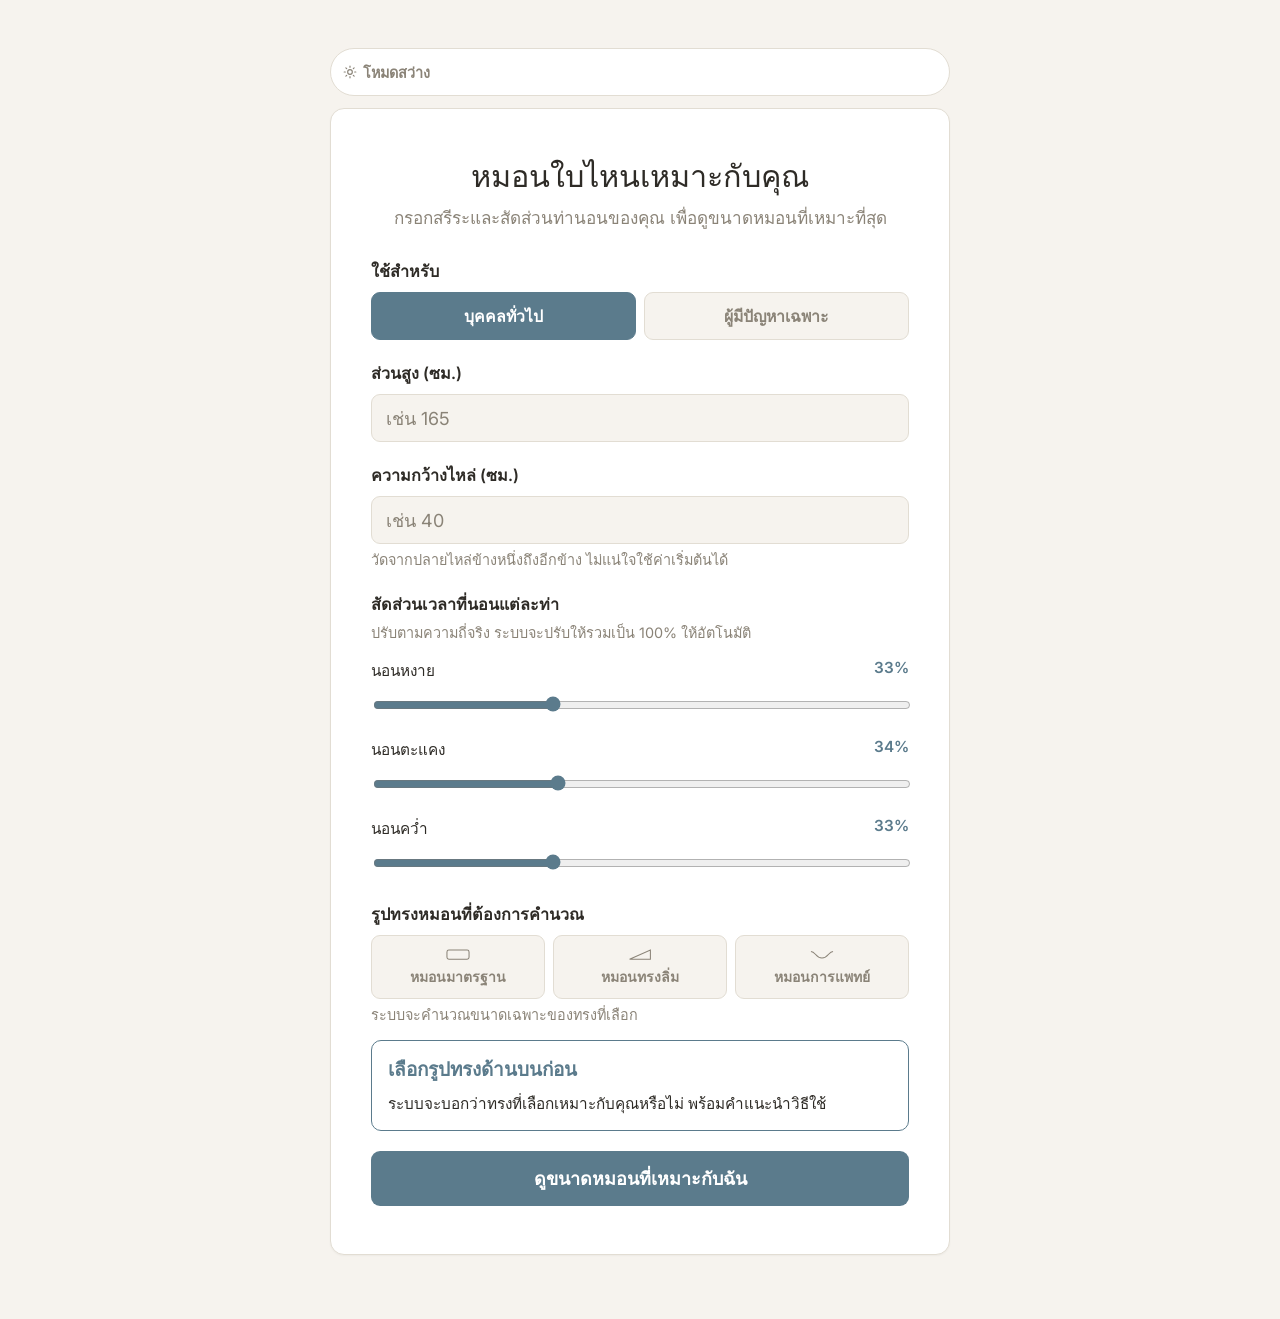
<file: index.html>
<!DOCTYPE html>
<html lang="th">
<head>
  <meta charset="UTF-8">
  <meta name="viewport" content="width=device-width, initial-scale=1.0">
  <title>ขนาดหมอนของคุณ</title>
  <link rel="preconnect" href="https://fonts.googleapis.com">
  <link href="https://fonts.googleapis.com/css2?family=Fraunces:opsz,wght@9..144,400;9..144,500;9..144,600&family=Inter:wght@400;500;600&display=swap" rel="stylesheet">
  <link rel="stylesheet" href="style.css">
</head>
<body>
<div class="topbar">
  <button type="button" class="theme-toggle" id="theme-toggle">
    <svg id="theme-icon" viewBox="0 0 24 24" fill="none" stroke-width="2" stroke-linecap="round" stroke-linejoin="round"><circle cx="12" cy="12" r="4"></circle><path d="M12 2v2M12 20v2M4.9 4.9l1.4 1.4M17.7 17.7l1.4 1.4M2 12h2M20 12h2M4.9 19.1l1.4-1.4M17.7 6.3l1.4-1.4"></path></svg>
    <span id="theme-label">โหมดสว่าง</span>
  </button>
</div>

<div class="card">

  <div id="form-step" class="step">
    <h1>หมอนใบไหนเหมาะกับคุณ</h1>
    <p class="sub">กรอกสรีระและสัดส่วนท่านอนของคุณ เพื่อดูขนาดหมอนที่เหมาะที่สุด</p>

    <div class="field">
      <label>ใช้สำหรับ</label>
      <div class="mode-select" id="mode-select">
        <button type="button" class="mode-opt active" data-mode="general">บุคคลทั่วไป</button>
        <button type="button" class="mode-opt" data-mode="patient">ผู้มีปัญหาเฉพาะ</button>
      </div>
    </div>

    <div class="field" id="patient-conditions">
      <label style="margin-bottom:2px;">อาการ/ปัญหาที่มีผลต่อการนอน</label>
      <span class="hint" style="margin-bottom:14px; display:block;">เลือกได้ 1 อย่างที่ตรงกับอาการหลัก</span>
      <div class="condition-select" id="condition-select">
        <button type="button" class="condition-opt" data-condition="neck_strain">คอเคล็ด/ปวดต้นคอ</button>
        <button type="button" class="condition-opt" data-condition="post_surgery">เพิ่งผ่าตัดคอ/ไหล่/หลัง</button>
        <button type="button" class="condition-opt" data-condition="cervical_spine">กระดูกสันหลังส่วนคอมีปัญหา</button>
        <button type="button" class="condition-opt" data-condition="shoulder_pain">ปวดไหล่เรื้อรัง/ไหล่ติด</button>
        <button type="button" class="condition-opt" data-condition="snoring">นอนกรน/หยุดหายใจขณะหลับ</button>
        <button type="button" class="condition-opt" data-condition="reflux">กรดไหลย้อน</button>
      </div>
      <div class="condition-note" id="condition-note" style="display:none;"></div>
    </div>

    <div class="field">
      <label for="height">ส่วนสูง (ซม.)</label>
      <input type="number" id="height" min="120" max="210" placeholder="เช่น 165" step="1">
      <div class="err" id="height-err"></div>
    </div>

    <div class="field">
      <label for="shoulder">ความกว้างไหล่ (ซม.)</label>
      <input type="number" id="shoulder" min="25" max="60" placeholder="เช่น 40" step="1">
      <span class="hint">วัดจากปลายไหล่ข้างหนึ่งถึงอีกข้าง ไม่แน่ใจใช้ค่าเริ่มต้นได้</span>
      <div class="err" id="shoulder-err"></div>
    </div>

    <div class="field">
      <label style="margin-bottom:2px;">สัดส่วนเวลาที่นอนแต่ละท่า</label>
      <span class="hint" style="margin-bottom:14px; display:block;">ปรับตามความถี่จริง ระบบจะปรับให้รวมเป็น 100% ให้อัตโนมัติ</span>

      <div class="slider-block">
        <div class="slider-row-label"><span>นอนหงาย</span><span id="pct-back">33%</span></div>
        <input type="range" id="w-back" min="0" max="100" value="33" step="1">
      </div>
      <div class="slider-block">
        <div class="slider-row-label"><span>นอนตะแคง</span><span id="pct-side">34%</span></div>
        <input type="range" id="w-side" min="0" max="100" value="34" step="1">
      </div>
      <div class="slider-block">
        <div class="slider-row-label"><span>นอนคว่ำ</span><span id="pct-stomach">33%</span></div>
        <input type="range" id="w-stomach" min="0" max="100" value="33" step="1">
      </div>
    </div>

    <div class="field">
      <label>รูปทรงหมอนที่ต้องการคำนวณ</label>
      <div class="shape-select" id="shape-select">
        <button type="button" class="shape-opt" data-shape="rect">
          <svg viewBox="0 0 40 24"><rect x="3" y="6" width="34" height="14" rx="3"/></svg>
          หมอนมาตรฐาน
        </button>
        <button type="button" class="shape-opt" data-shape="wedge">
          <svg viewBox="0 0 40 24"><path d="M4 20 L36 20 L36 6 Z"/></svg>
          หมอนทรงลิ่ม
        </button>
        <button type="button" class="shape-opt" data-shape="contour">
          <svg viewBox="0 0 40 24"><path d="M3 8 C 10 8, 10 18, 20 18 C 30 18, 30 8, 37 8"/></svg>
          หมอนการแพทย์
        </button>
      </div>
      <div class="err" id="shape-err">กรุณาเลือกรูปทรงหมอนก่อนคำนวณ</div>
      <span class="hint">ระบบจะคำนวณขนาดเฉพาะของทรงที่เลือก</span>
      <div class="recommend" id="form-recommend"></div>
      <p class="wedge-note" id="form-shape-note"></p>
    </div>

    <button type="button" id="calc-btn">ดูขนาดหมอนที่เหมาะกับฉัน</button>
  </div>

  <div id="result-step" class="step">
    <h1>ขนาดที่แนะนำสำหรับคุณ</h1>
    <div class="illustration" id="illustration"></div>

    <div class="mix-bar" id="mix-bar"></div>
    <div class="mix-legend" id="mix-legend"></div>

    <div class="dims" id="dims-container"></div>
    <div class="eq" id="out-eq"></div>

    <div class="note" id="out-note"></div>

    <button class="secondary" id="reset-btn">คำนวณใหม่อีกครั้ง</button>
    <p class="disclaimer">ตัวเลขนี้เป็นการประมาณเบื้องต้นจากสรีระทั่วไป เพื่อใช้เป็นแนวทางเลือกซื้อ ไม่ใช่คำแนะนำทางการแพทย์</p>
  </div>

</div>

<script>
// --- theme toggle ---
(function(){
  var root = document.documentElement;
  var toggle = document.getElementById('theme-toggle');
  var label = document.getElementById('theme-label');
  var prefersDark = window.matchMedia && window.matchMedia('(prefers-color-scheme: dark)').matches;
  var current = prefersDark ? 'dark' : 'light';
  root.setAttribute('data-theme', current);
  label.textContent = current === 'dark' ? 'โหมดมืด' : 'โหมดสว่าง';

  toggle.addEventListener('click', function(){
    current = current === 'dark' ? 'light' : 'dark';
    root.setAttribute('data-theme', current);
    label.textContent = current === 'dark' ? 'โหมดมืด' : 'โหมดสว่าง';
  });
})();

// --- pillow calculator ---
(function(){
  var sliders = {
    back: document.getElementById('w-back'),
    side: document.getElementById('w-side'),
    stomach: document.getElementById('w-stomach')
  };
  var pctLabels = {
    back: document.getElementById('pct-back'),
    side: document.getElementById('pct-side'),
    stomach: document.getElementById('pct-stomach')
  };
  var posLabelTh = { back: 'นอนหงาย', side: 'นอนตะแคง', stomach: 'นอนคว่ำ' };
  var posColorVar = { back: '--col-back', side: '--col-side', stomach: '--col-stomach' };
  var shapeLabelTh = { rect: 'หมอนมาตรฐาน', wedge: 'หมอนทรงลิ่ม', contour: 'หมอนการแพทย์' };

  var conditionInfo = {
    neck_strain: { label: 'คอเคล็ด/ปวดต้นคอ', shape: 'contour', loftAdjust: -1,
      note: 'ช่วงคอเคล็ดควรใช้หมอนที่ไม่สูงหรือต่ำเกินไปและรองรับแนวคอสม่ำเสมอ หมอนการแพทย์ทรงเว้าช่วยพยุงคอได้ดีกว่าทรงเรียบ หากอาการไม่ดีขึ้นควรปรึกษาแพทย์หรือนักกายภาพบำบัด' },
    post_surgery: { label: 'เพิ่งผ่าตัดคอ/ไหล่/หลัง', shape: 'contour', loftAdjust: -2,
      note: 'หลังผ่าตัดควรใช้หมอนเตี้ยกว่าปกติเล็กน้อยเพื่อลดแรงกดบริเวณแผลและจุดผ่าตัด ตัวเลขที่คำนวณนี้เป็นเพียงแนวทางเบื้องต้น ควรใช้ตามคำแนะนำของแพทย์ผู้ทำการผ่าตัดเป็นหลัก' },
    cervical_spine: { label: 'กระดูกสันหลังส่วนคอมีปัญหา', shape: 'contour', loftAdjust: 0,
      note: 'หมอนทรงเว้าช่วยพยุงแนวกระดูกสันหลังส่วนคอได้ดีกว่าทรงเรียบ แต่ควรได้รับการประเมินจากแพทย์เฉพาะทางกระดูกและข้อหรือเวชศาสตร์ฟื้นฟูก่อนเลือกความสูงที่แน่นอน' },
    shoulder_pain: { label: 'ปวดไหล่เรื้อรัง/ไหล่ติด', shape: 'contour', loftAdjust: 1,
      note: 'ไหล่ที่ปวดมักต้องการหมอนที่สูงขึ้นเล็กน้อยเมื่อนอนตะแคงเพื่อลดแรงกดบริเวณไหล่ หมอนทรงเว้าช่วยกระจายน้ำหนักได้ดีกว่าทรงเรียบ' },
    snoring: { label: 'นอนกรน/หยุดหายใจขณะหลับ', shape: 'wedge', loftAdjust: 0,
      note: 'การยกศีรษะให้สูงขึ้นด้วยหมอนทรงลิ่มอาจช่วยลดการอุดกั้นทางเดินหายใจได้ในบางราย แต่ไม่ใช่การรักษาหลักของภาวะนี้ ควรปรึกษาแพทย์ด้านการนอนหลับ' },
    reflux: { label: 'กรดไหลย้อน', shape: 'wedge', loftAdjust: 0,
      note: 'หมอนทรงลิ่มช่วยยกระดับช่วงบนของร่างกายเพื่อลดการไหลย้อนของกรด มุมและความสูงที่เหมาะสมอาจต่างกันในแต่ละคน ควรปรึกษาแพทย์ประกอบ' }
  };

  var currentMode = 'general';
  var currentCondition = null;
  var modeButtons = document.querySelectorAll('.mode-opt');
  var patientBlock = document.getElementById('patient-conditions');
  var conditionButtons = document.querySelectorAll('.condition-opt');
  var conditionNoteEl = document.getElementById('condition-note');

  modeButtons.forEach(function(btn){
    btn.addEventListener('click', function(){
      modeButtons.forEach(function(b){ b.classList.remove('active'); });
      btn.classList.add('active');
      currentMode = btn.getAttribute('data-mode');
      if(currentMode === 'patient'){
        patientBlock.style.display = 'block';
      } else {
        patientBlock.style.display = 'none';
        currentCondition = null;
        conditionButtons.forEach(function(b){ b.classList.remove('active'); });
        conditionNoteEl.style.display = 'none';
      }
      updateFormRecommendation();
    });
  });

  conditionButtons.forEach(function(btn){
    btn.addEventListener('click', function(){
      conditionButtons.forEach(function(b){ b.classList.remove('active'); });
      btn.classList.add('active');
      currentCondition = btn.getAttribute('data-condition');
      var info = conditionInfo[currentCondition];
      conditionNoteEl.textContent = info.note;
      conditionNoteEl.style.display = 'block';
      updateFormRecommendation();
    });
  });

  var currentShape = null;
  var shapeButtons = document.querySelectorAll('.shape-opt');
  var shapeErrEl = null;
  shapeButtons.forEach(function(btn){
    btn.addEventListener('click', function(){
      shapeButtons.forEach(function(b){ b.classList.remove('active'); });
      btn.classList.add('active');
      currentShape = btn.getAttribute('data-shape');
      document.getElementById('shape-err').style.display = 'none';
    });
  });

  function normalizedWeights(){
    var raw = {
      back: parseFloat(sliders.back.value) || 0,
      side: parseFloat(sliders.side.value) || 0,
      stomach: parseFloat(sliders.stomach.value) || 0
    };
    var total = raw.back + raw.side + raw.stomach;
    if(total <= 0){ return { back: 0.33, side: 0.34, stomach: 0.33 }; }
    return { back: raw.back/total, side: raw.side/total, stomach: raw.stomach/total };
  }

  function updatePercentLabels(){
    var w = normalizedWeights();
    pctLabels.back.textContent = Math.round(w.back*100) + '%';
    pctLabels.side.textContent = Math.round(w.side*100) + '%';
    pctLabels.stomach.textContent = Math.round(w.stomach*100) + '%';
  }
  Object.keys(sliders).forEach(function(k){
    sliders[k].addEventListener('input', updatePercentLabels);
  });
  updatePercentLabels();

  function loftFor(pos, height, shoulder){
    var baseLoft, weight;
    if(pos === 'stomach'){ baseLoft = 6; weight = 0.05; }
    else if(pos === 'back'){ baseLoft = 10; weight = 0.12; }
    else { baseLoft = 13; weight = 0.22; }
    var loft = baseLoft + (shoulder - 40) * weight;
    return Math.max(5, Math.min(18, loft));
  }

  function footprintFor(height){
    if(height < 160){ return { w: 40, l: 60 }; }
    if(height < 176){ return { w: 45, l: 65 }; }
    if(height < 186){ return { w: 50, l: 70 }; }
    return { w: 50, l: 80 };
  }

  function clamp(v, min, max){ return Math.max(min, Math.min(max, v)); }

  // ทรงลิ่ม/สามเหลี่ยม: ความสูงเปลี่ยนเป็นเส้นตรงจากด้านสูงไปด้านต่ำ
  function computeWedge(weightedLoft, shoulder, length){
    var delta = clamp(3 + (shoulder - 40) * 0.05, 2, 6);
    var high = Math.round((weightedLoft + delta) * 2) / 2;
    var low = Math.max(3, Math.round((weightedLoft - delta) * 2) / 2);
    var slope = Math.round(((high - low) / length) * 1000) / 1000; // ซม.ความสูง ต่อ ซม.ความยาว
    return { high: high, low: low, slope: slope, delta: delta };
  }

  // ทรงเว้าสุขภาพ: จำลองหน้าตัดด้วยพาราโบลา y = a(x-h)^2 + k
  // จุดต่ำสุด (k) รับศีรษะตรงกลาง, ขอบทั้งสองข้าง (สูงกว่า) รับคอ
  function computeContour(weightedLoft, shoulder, width){
    var delta = clamp(2 + (shoulder - 40) * 0.04, 1.5, 4);
    var side = Math.round((weightedLoft + delta) * 2) / 2;
    var center = Math.max(3, Math.round((weightedLoft - delta) * 2) / 2);
    var halfW = width / 2;
    var a = (side - center) / (halfW * halfW);
    a = Math.round(a * 10000) / 10000;
    return { side: side, center: center, a: a, halfW: halfW };
  }

  function cssVar(name){
    return getComputedStyle(document.documentElement).getPropertyValue(name).trim();
  }

  function renderIllustration(w, loft){
    var loftPx = 20 + loft * 4;
    var bodyW = 220;
    var accent = cssVar('--accent');
    var accentSoft = cssVar('--accent-soft');
    var muted = cssVar('--muted');
    return '<svg width="260" height="150" viewBox="0 0 260 150" xmlns="http://www.w3.org/2000/svg">' +
      '<rect x="20" y="' + (120 - loftPx) + '" width="' + bodyW + '" height="' + loftPx + '" rx="' + Math.min(18, loftPx/2) + '" fill="' + accentSoft + '" stroke="' + accent + '" stroke-width="1.5"/>' +
      '<line x1="250" y1="' + (120 - loftPx) + '" x2="250" y2="120" stroke="' + muted + '" stroke-width="1"/>' +
      '<line x1="246" y1="' + (120 - loftPx) + '" x2="254" y2="' + (120 - loftPx) + '" stroke="' + muted + '" stroke-width="1"/>' +
      '<line x1="246" y1="120" x2="254" y2="120" stroke="' + muted + '" stroke-width="1"/>' +
      '<text x="256" y="' + (120 - loftPx/2) + '" font-size="11" fill="' + muted + '" font-family="Inter, sans-serif" text-anchor="start" transform="rotate(90 256 ' + (120 - loftPx/2) + ')">' + loft + ' ซม.</text>' +
      '<line x1="20" y1="132" x2="240" y2="132" stroke="' + muted + '" stroke-width="1"/>' +
      '<line x1="20" y1="128" x2="20" y2="136" stroke="' + muted + '" stroke-width="1"/>' +
      '<line x1="240" y1="128" x2="240" y2="136" stroke="' + muted + '" stroke-width="1"/>' +
      '<text x="130" y="147" font-size="11" fill="' + muted + '" font-family="Inter, sans-serif" text-anchor="middle">' + w + ' ซม.</text>' +
      '</svg>';
  }

  function renderWedgeIllustration(w, high, low){
    var highPx = 20 + high * 4;
    var lowPx = 20 + low * 4;
    var accent = cssVar('--accent');
    var accentSoft = cssVar('--accent-soft');
    var muted = cssVar('--muted');
    var baseY = 120;
    return '<svg width="260" height="150" viewBox="0 0 260 150" xmlns="http://www.w3.org/2000/svg">' +
      '<path d="M20 ' + baseY + ' L20 ' + (baseY - highPx) + ' L240 ' + (baseY - lowPx) + ' L240 ' + baseY + ' Z" fill="' + accentSoft + '" stroke="' + accent + '" stroke-width="1.5" stroke-linejoin="round"/>' +
      '<text x="10" y="' + (baseY - highPx - 6) + '" font-size="11" fill="' + muted + '" font-family="Inter, sans-serif" text-anchor="start">' + high + ' ซม.</text>' +
      '<text x="250" y="' + (baseY - lowPx - 6) + '" font-size="11" fill="' + muted + '" font-family="Inter, sans-serif" text-anchor="end">' + low + ' ซม.</text>' +
      '<line x1="20" y1="132" x2="240" y2="132" stroke="' + muted + '" stroke-width="1"/>' +
      '<line x1="20" y1="128" x2="20" y2="136" stroke="' + muted + '" stroke-width="1"/>' +
      '<line x1="240" y1="128" x2="240" y2="136" stroke="' + muted + '" stroke-width="1"/>' +
      '<text x="130" y="147" font-size="11" fill="' + muted + '" font-family="Inter, sans-serif" text-anchor="middle">' + w + ' ซม.</text>' +
      '</svg>';
  }

  function renderContourIllustration(w, center, side){
    var centerPx = 20 + center * 4;
    var sidePx = 20 + side * 4;
    var accent = cssVar('--accent');
    var accentSoft = cssVar('--accent-soft');
    var muted = cssVar('--muted');
    var baseY = 120;
    var x0 = 20, x1 = 240, xm = 130;
    var yTop0 = baseY - sidePx, yTopM = baseY - centerPx;
    return '<svg width="260" height="150" viewBox="0 0 260 150" xmlns="http://www.w3.org/2000/svg">' +
      '<path d="M' + x0 + ' ' + baseY + ' L' + x0 + ' ' + yTop0 + ' Q ' + xm + ' ' + (yTopM - (yTop0 - yTopM)) + ' ' + x1 + ' ' + yTop0 + ' L' + x1 + ' ' + baseY + ' Z" fill="' + accentSoft + '" stroke="' + accent + '" stroke-width="1.5" stroke-linejoin="round"/>' +
      '<text x="10" y="' + (yTop0 - 6) + '" font-size="11" fill="' + muted + '" font-family="Inter, sans-serif" text-anchor="start">' + side + ' ซม.</text>' +
      '<text x="' + xm + '" y="' + (yTopM - 10) + '" font-size="11" fill="' + muted + '" font-family="Inter, sans-serif" text-anchor="middle">' + center + ' ซม.</text>' +
      '<line x1="20" y1="132" x2="240" y2="132" stroke="' + muted + '" stroke-width="1"/>' +
      '<line x1="20" y1="128" x2="20" y2="136" stroke="' + muted + '" stroke-width="1"/>' +
      '<line x1="240" y1="128" x2="240" y2="136" stroke="' + muted + '" stroke-width="1"/>' +
      '<text x="130" y="147" font-size="11" fill="' + muted + '" font-family="Inter, sans-serif" text-anchor="middle">' + w + ' ซม.</text>' +
      '</svg>';
  }

  function recommendShape(w, shoulder){
    var shoulderDiff = shoulder - 40;
    if(w.side >= 0.45 && shoulderDiff > 3){
      return { shape: 'contour', reason: 'คุณมีไหล่ค่อนข้างกว้างและนอนตะแคงเป็นส่วนใหญ่ ช่องว่างระหว่างคอกับที่นอนจะมาก ทรงเว้าที่มีขอบสูงรองรับคอจะช่วยพยุงกระดูกสันหลังส่วนคอให้อยู่แนวตรงได้ดีกว่าทรงเรียบ' };
    }
    if(w.back >= 0.5){
      return { shape: 'rect', reason: 'คุณนอนหงายเป็นส่วนใหญ่ ความสูงสม่ำเสมอตลอดหมอนรองรับต้นคอได้พอดีอยู่แล้ว ไม่จำเป็นต้องใช้ทรงเว้าหรือทรงลิ่ม' };
    }
    if(w.side >= 0.32){
      return { shape: 'contour', reason: 'คุณนอนหลายท่าสลับกันโดยมีท่าตะแคงร่วมด้วย ทรงเว้าปรับรองรับได้หลายท่ากว่าทรงเรียบ เพราะมีทั้งจุดกลางรับศีรษะและขอบสูงรับคอในใบเดียว' };
    }
    return { shape: 'rect', reason: 'สัดส่วนท่านอนของคุณไม่มีท่าใดโดดเด่นเป็นพิเศษ หมอนมาตรฐานเป็นตัวเลือกที่เรียบง่ายและเหมาะกับการใช้งานทั่วไป' };
  }

  var shapeUsageNote = {
    rect: 'หมอนมาตรฐาน: ความสูงคงที่ตลอดทั้งใบ เหมาะกับการนอนหงายและนอนตะแคงทั่วไปที่ไม่มีปัญหาสรีระเฉพาะจุด',
    wedge: 'หมอนทรงลิ่ม: ความสูงลดจากด้านสูงไปด้านต่ำเป็นเส้นตรง ใช้ยกระดับศีรษะและลำตัวช่วงบนให้สูงกว่าปกติ เหมาะกับผู้ที่มีอาการกรดไหลย้อน คัดจมูก หรือภูมิแพ้ทางเดินหายใจ มากกว่าการรองรับแนวคอโดยตรง',
    contour: 'หมอนการแพทย์: จุดกลางเว้าต่ำรับศีรษะ ขอบสองข้างยกสูงรับคอ ช่วยพยุงกระดูกสันหลังส่วนคอให้อยู่แนวตรงเมื่อนอนตะแคง เหมาะกับผู้ที่นอนตะแคงบ่อยหรือมีไหล่กว้าง'
  };

  function updateFormRecommendation(){
    var recBox = document.getElementById('form-recommend');
    var noteEl = document.getElementById('form-shape-note');

    if(!currentShape){
      recBox.innerHTML = '<span class="rec-title">เลือกรูปทรงด้านบนก่อน</span>ระบบจะบอกว่าทรงที่เลือกเหมาะกับคุณหรือไม่ พร้อมคำแนะนำวิธีใช้';
      noteEl.textContent = '';
      return;
    }

    var shoulderVal = parseFloat(document.getElementById('shoulder').value);
    if(!shoulderVal || shoulderVal < 25 || shoulderVal > 60){ shoulderVal = 40; }
    var w = normalizedWeights();

    var rec;
    if(currentMode === 'patient' && currentCondition){
      var info = conditionInfo[currentCondition];
      rec = { shape: info.shape, reason: 'จากอาการที่เลือกไว้ (' + info.label + ') หมอนทรงนี้มักได้รับการแนะนำ ดูรายละเอียดเพิ่มเติมจากคำแนะนำเฉพาะอาการด้านบน' };
    } else {
      rec = recommendShape(w, shoulderVal);
    }

    var matchesSelection = rec.shape === currentShape;
    recBox.innerHTML =
      (matchesSelection ? '<span class="rec-match">ตรงกับทรงที่คุณเลือกไว้</span><br>' : '') +
      '<span class="rec-title">แนะนำ: ' + shapeLabelTh[rec.shape] + '</span>' + rec.reason;
    noteEl.textContent = shapeUsageNote[currentShape];
  }

  document.getElementById('height').addEventListener('input', updateFormRecommendation);
  document.getElementById('shoulder').addEventListener('input', updateFormRecommendation);
  Object.keys(sliders).forEach(function(k){
    sliders[k].addEventListener('input', updateFormRecommendation);
  });
  shapeButtons.forEach(function(btn){
    btn.addEventListener('click', updateFormRecommendation);
  });
  updateFormRecommendation();

  document.getElementById('calc-btn').addEventListener('click', function(){
    var heightInput = document.getElementById('height');
    var shoulderInput = document.getElementById('shoulder');
    var heightErr = document.getElementById('height-err');
    var shoulderErr = document.getElementById('shoulder-err');
    heightErr.style.display = 'none';
    shoulderErr.style.display = 'none';

    var height = parseFloat(heightInput.value);
    var shoulder = parseFloat(shoulderInput.value);
    var valid = true;

    if(!height || height < 120 || height > 210){
      heightErr.textContent = 'กรอกส่วนสูงระหว่าง 120-210 ซม.';
      heightErr.style.display = 'block';
      valid = false;
    }
    if(!shoulder || shoulder < 25 || shoulder > 60){
      shoulderErr.textContent = 'กรอกความกว้างไหล่ระหว่าง 25-60 ซม.';
      shoulderErr.style.display = 'block';
      valid = false;
    }
    var shapeErr = document.getElementById('shape-err');
    shapeErr.style.display = 'none';
    if(!currentShape){
      shapeErr.style.display = 'block';
      valid = false;
    }
    if(!valid) return;

    var w = normalizedWeights();
    var lofts = {
      back: loftFor('back', height, shoulder),
      side: loftFor('side', height, shoulder),
      stomach: loftFor('stomach', height, shoulder)
    };
    var weightedLoft = w.back*lofts.back + w.side*lofts.side + w.stomach*lofts.stomach;
    weightedLoft = Math.round(weightedLoft * 2) / 2;

    var conditionAdjustNote = '';
    if(currentMode === 'patient' && currentCondition){
      var condInfo = conditionInfo[currentCondition];
      weightedLoft = Math.max(3, weightedLoft + condInfo.loftAdjust);
      weightedLoft = Math.round(weightedLoft * 2) / 2;
      conditionAdjustNote = ' (ปรับตามอาการ: ' + condInfo.label + ')';
    }

    var fp = footprintFor(height);

    var dimsEl = document.getElementById('dims-container');
    var eqEl = document.getElementById('out-eq');
    var noteEl = document.getElementById('out-note');
    var illoEl = document.getElementById('illustration');
    eqEl.textContent = '';

    if(currentShape === 'wedge'){
      var wedge = computeWedge(weightedLoft, shoulder, fp.l);
      dimsEl.innerHTML =
        '<div class="dim-box"><div class="num">' + fp.w + '×' + fp.l + '</div><div class="label">กว้าง × ยาว (ซม.)</div></div>' +
        '<div class="dim-box"><div class="num">' + wedge.high + '</div><div class="label">สูงด้านสูง (ซม.)</div></div>' +
        '<div class="dim-box"><div class="num">' + wedge.low + '</div><div class="label">สูงด้านต่ำ (ซม.)</div></div>';
      illoEl.innerHTML = renderWedgeIllustration(fp.w, wedge.high, wedge.low);
      noteEl.textContent = 'ความสูงลดลงเป็นเส้นตรงจากด้านสูง (' + wedge.high + ' ซม.) ไปด้านต่ำ (' + wedge.low + ' ซม.) ตลอดความยาว ' + fp.l + ' ซม. คิดเป็นความชันประมาณ ' + wedge.slope + ' ซม. ต่อความยาว 1 ซม. ทรงนี้เหมาะกับผู้ที่ต้องการยกศีรษะสูงกว่าหมอนทั่วไป มากกว่าการรองรับแนวคอโดยตรง';
    } else if(currentShape === 'contour'){
      var contour = computeContour(weightedLoft, shoulder, fp.w);
      dimsEl.innerHTML =
        '<div class="dim-box"><div class="num">' + fp.w + '×' + fp.l + '</div><div class="label">กว้าง × ยาว (ซม.)</div></div>' +
        '<div class="dim-box"><div class="num">' + contour.center + '</div><div class="label">สูงจุดกลาง (เว้า) (ซม.)</div></div>' +
        '<div class="dim-box"><div class="num">' + contour.side + '</div><div class="label">สูงขอบ (รองคอ) (ซม.)</div></div>';
      illoEl.innerHTML = renderContourIllustration(fp.w, contour.center, contour.side);
      eqEl.textContent = 'สมการหน้าตัด: y = ' + contour.a + '(x − ' + contour.halfW + ')² + ' + contour.center;
      noteEl.textContent = 'หน้าตัดหมอนจำลองด้วยพาราโบลา จุดต่ำสุดตรงกลาง (' + contour.center + ' ซม.) รับศีรษะ ส่วนขอบทั้งสองข้าง (' + contour.side + ' ซม.) ยกสูงขึ้นรับคอ ช่วยพยุงกระดูกสันหลังส่วนคอให้อยู่ในแนวตรงเมื่อนอนตะแคง';
    } else {
      dimsEl.innerHTML =
        '<div class="dim-box"><div class="num">' + fp.w + '×' + fp.l + '</div><div class="label">กว้าง × ยาว (ซม.)</div></div>' +
        '<div class="dim-box"><div class="num">' + weightedLoft + '</div><div class="label">ความสูงหมอน (ซม.)<br>เฉลี่ยถ่วงน้ำหนัก</div></div>';
      illoEl.innerHTML = renderIllustration(fp.w, weightedLoft);
      var dominantForNote = Object.keys(w).reduce(function(a,b){ return w[a] > w[b] ? a : b; });
      noteEl.textContent = 'ความสูงนี้สม่ำเสมอตลอดทั้งใบ เฉลี่ยถ่วงน้ำหนักจากสัดส่วนท่านอนของคุณ โดยเน้นตามท่า' + posLabelTh[dominantForNote].replace('นอน','') + 'ที่คุณนอนบ่อยที่สุด';
    }

    if(conditionAdjustNote){
      noteEl.textContent += conditionAdjustNote + ' ตัวเลขนี้เป็นเพียงแนวทางเบื้องต้น ไม่ใช่คำวินิจฉัยทางการแพทย์ ควรปรึกษาแพทย์หรือนักกายภาพบำบัดก่อนตัดสินใจใช้จริง';
    }

    var mixBar = document.getElementById('mix-bar');
    var mixLegend = document.getElementById('mix-legend');
    mixBar.innerHTML = '';
    mixLegend.innerHTML = '';
    ['back','side','stomach'].forEach(function(pos){
      var pct = Math.round(w[pos]*100);
      if(pct > 0){
        var seg = document.createElement('div');
        seg.style.width = pct + '%';
        seg.style.background = cssVar(posColorVar[pos]);
        mixBar.appendChild(seg);
      }
      var leg = document.createElement('span');
      leg.textContent = posLabelTh[pos] + ' ' + pct + '%';
      mixLegend.appendChild(leg);
    });

    document.getElementById('form-step').style.display = 'none';
    document.getElementById('result-step').style.display = 'block';
  });

  document.getElementById('reset-btn').addEventListener('click', function(){
    document.getElementById('result-step').style.display = 'none';
    document.getElementById('form-step').style.display = 'block';
  });
})();
</script>
  <script src="script.js"></script>
</body>
</html>
</file>
<file: style.css>
:root{
    --bg: #F6F3EE;
    --card: #FFFFFF;
    --ink: #2E2B26;
    --muted: #8A8377;
    --accent: #5B7B8C;
    --accent-soft: #E7EEF0;
    --border: #E2DDD3;
    --danger: #B3492F;
    --col-back: #7FA7C9;
    --col-side: #6FB897;
    --col-stomach: #E3A272;
    --maxw: 440px;
  }
  @media (min-width: 640px){ :root{ --maxw: 560px; } }
  @media (min-width: 1000px){ :root{ --maxw: 620px; } }
  html[data-theme="dark"]{
    --bg: #1E1C19;
    --card: #27241F;
    --ink: #EDE9E2;
    --muted: #A39C8E;
    --accent: #8FB2C4;
    --accent-soft: #32454C;
    --border: #3B372F;
    --danger: #E08165;
    --col-back: #5C87A8;
    --col-side: #4E9575;
    --col-stomach: #B97E4E;
  }
  *{ box-sizing: border-box; }
  html{
    font-size: clamp(15px, 0.85vw + 13px, 18px);
    -webkit-text-size-adjust: 100%;
  }
  html, body{
    margin:0; padding:0; min-height:100dvh;
    background: var(--bg);
    color: var(--ink);
    font-family: 'Inter', sans-serif;
    transition: background .2s ease, color .2s ease;
  }
  body{
    display:flex; flex-direction:column; align-items:center;
    padding: clamp(20px, 4vw, 48px) clamp(16px, 4vw, 24px) clamp(40px, 6vw, 64px);
  }
  .topbar{
    width:100%; max-width: var(--maxw);
    display:flex; justify-content:flex-end;
    margin-bottom: 12px;
  }
  .theme-toggle{
    display:flex; align-items:center; gap:6px;
    background: var(--card);
    border: 1px solid var(--border);
    border-radius: 999px;
    padding: 6px 12px;
    font-size: 0.8rem;
    color: var(--muted);
    font-family: inherit;
    cursor:pointer;
  }
  .theme-toggle svg{ width:14px; height:14px; stroke: var(--muted); }
  .card{
    width:100%; max-width: var(--maxw);
    background: var(--card);
    border: 1px solid var(--border);
    border-radius: 14px;
    padding: clamp(28px, 5vw, 48px) clamp(22px, 5vw, 40px);
    box-shadow: 0 1px 2px rgba(0,0,0,0.04);
    transition: background .2s ease, border-color .2s ease;
  }
  h1{
    font-family:'Fraunces', serif;
    font-weight:500;
    font-size: 1.7rem;
    line-height:1.3;
    margin: 0 0 8px;
    text-align:center;
  }
  .sub{
    color: var(--muted);
    font-size: 0.95rem;
    text-align:center;
    margin: 0 0 28px;
    line-height:1.5;
  }
  .field{ margin-bottom: 20px; }
  .field label{
    display:block;
    font-size:0.9rem;
    font-weight:600;
    margin-bottom:8px;
  }
  .field .hint{
    font-weight:400;
    color: var(--muted);
    font-size:0.8rem;
    display:block;
    margin-top:4px;
  }
  .err{
    font-size:0.8rem;
    color: var(--danger);
    margin-top:4px;
    display:none;
  }
  input[type="number"]{
    width:100%;
    min-height: 48px;
    padding: 11px 14px;
    border:1px solid var(--border);
    border-radius:9px;
    font-size:1rem;
    font-family:inherit;
    color: var(--ink);
    background: var(--bg);
  }
  input[type="number"]::placeholder{
    color: var(--muted);
  }
  input[type="number"]:focus{
    outline: 2px solid var(--accent);
    outline-offset: 1px;
  }
  .mode-select{ display:flex; gap:8px; }
  .mode-opt{
    flex:1; min-height:48px;
    padding: 10px 8px;
    border:1px solid var(--border); border-radius:9px;
    background: var(--bg); color: var(--muted);
    font-family:inherit; font-size:0.88rem; font-weight:600;
    cursor:pointer; transition: all .15s;
  }
  .mode-opt.active{ background: var(--accent); border-color: var(--accent); color: var(--card); }
  html[data-theme="dark"] .mode-opt.active{ color:#1E1C19; }
  .condition-select{ display:flex; flex-wrap:wrap; gap:8px; }
  .condition-opt{
    flex: 1 1 auto; min-height:44px;
    padding: 9px 12px;
    border:1px solid var(--border); border-radius:9px;
    background: var(--bg); color: var(--ink);
    font-family:inherit; font-size:0.82rem; font-weight:500;
    cursor:pointer; transition: all .15s; text-align:center;
  }
  .condition-opt.active{ background: var(--accent-soft); border-color: var(--accent); color: var(--accent); font-weight:600; }
  #patient-conditions{ display:none; }
  .condition-note{
    font-size:0.85rem; line-height:1.6; color: var(--ink);
    background: var(--accent-soft);
    border-left: 3px solid var(--danger);
    padding: 12px 14px; border-radius: 6px;
    margin-top: 14px;
  }
  .slider-row-label{
    display:flex; justify-content:space-between;
    font-size:0.85rem;
    margin-bottom:6px;
  }
  .slider-row-label span:last-child{ color: var(--accent); font-weight:600; }
  input[type="range"]{
    width:100%;
    height: 28px;
    accent-color: var(--accent);
    touch-action: pan-y;
  }
  input[type="range"]::-webkit-slider-thumb{
    -webkit-appearance:none;
    width:22px; height:22px;
    border-radius:50%;
    background: var(--accent);
    cursor:pointer;
    margin-top:-2px;
  }
  input[type="range"]::-moz-range-thumb{
    width:22px; height:22px;
    border:none; border-radius:50%;
    background: var(--accent);
    cursor:pointer;
  }
  .slider-block{ margin-bottom: 14px; }
  button{
    width:100%;
    min-height: 48px;
    padding: 13px;
    border:none;
    border-radius:9px;
    background: var(--accent);
    color: var(--card);
    font-size:1rem;
    font-weight:600;
    font-family:inherit;
    cursor:pointer;
    transition: opacity .15s;
  }
  html[data-theme="dark"] #calc-btn{ color:#1E1C19; }
  button:hover{ opacity:0.9; }
  button.secondary{
    background:transparent;
    color: var(--accent);
    border: 1px solid var(--accent);
    margin-top:18px;
  }
  .step{ animation: fade .35s ease; }
  @keyframes fade{
    from{ opacity:0; transform: translateY(6px); }
    to{ opacity:1; transform: translateY(0); }
  }
  #result-step{ display:none; }
  .illustration{ display:flex; justify-content:center; margin: 4px 0 18px; }
  .illustration svg{ width: min(100%, 320px); height:auto; }
  .mix-bar{ display:flex; height:10px; border-radius:5px; overflow:hidden; margin-bottom:6px; }
  .mix-legend{ display:flex; justify-content:space-between; font-size:0.75rem; color: var(--muted); margin-bottom:22px; }
  .dims{ display:flex; gap:12px; margin-bottom: 18px; }
  .dim-box{ flex:1; text-align:center; padding: 16px 8px; background: var(--accent-soft); border-radius:10px; }
  .dim-box .num{
    font-family:'Fraunces', serif;
    font-size:1.6rem; font-weight:500;
    color: var(--accent); line-height:1;
  }
  .dim-box .label{ font-size:0.75rem; color: var(--muted); margin-top:6px; line-height:1.4; }
  .note{
    font-size:0.85rem; line-height:1.6; color: var(--ink);
    background: var(--accent-soft);
    border-left: 3px solid var(--accent);
    padding: 12px 14px; border-radius: 6px;
  }
  .shape-select{ display:flex; gap:8px; }
  .shape-opt{
    flex:1; min-height:64px;
    display:flex; flex-direction:column; align-items:center; justify-content:center; gap:4px;
    padding: 8px 4px;
    border:1px solid var(--border); border-radius:9px;
    background: var(--bg); color: var(--muted);
    font-family:inherit; font-size:0.78rem; font-weight:600;
    cursor:pointer; transition: all .15s;
  }
  .shape-opt svg{ width:26px; height:16px; stroke: var(--muted); fill:none; stroke-width:1.6; transition: stroke .15s; }
  .shape-opt.active{ background: var(--accent-soft); border-color: var(--accent); color: var(--accent); }
  .shape-opt.active svg{ stroke: var(--accent); }
  .recommend{
    font-size:0.85rem; line-height:1.6; color: var(--ink);
    background: var(--card);
    border: 1.5px solid var(--accent);
    padding: 14px 16px; border-radius: 10px;
    margin-top: 14px;
  }
  .recommend .rec-title{
    font-family:'Fraunces', serif; font-size:1.05rem; font-weight:600;
    color: var(--accent); margin-bottom:6px; display:block;
  }
  .recommend .rec-match{
    display:inline-block; font-size:0.72rem; font-weight:600; color: var(--accent);
    background: var(--accent-soft); padding:2px 8px; border-radius:999px; margin-bottom:8px;
  }
  .wedge-note{
    font-size:0.78rem; line-height:1.6; color: var(--muted);
    margin-top:10px;
  }
  .eq{
    font-size:0.8rem; color: var(--muted); margin-top:8px; text-align:center;
    font-family: 'Fraunces', serif; font-style:italic;
  }
  .disclaimer{
    font-size:0.75rem; color: var(--muted);
    text-align:center; margin-top:18px; line-height:1.5;
  }
</file>
